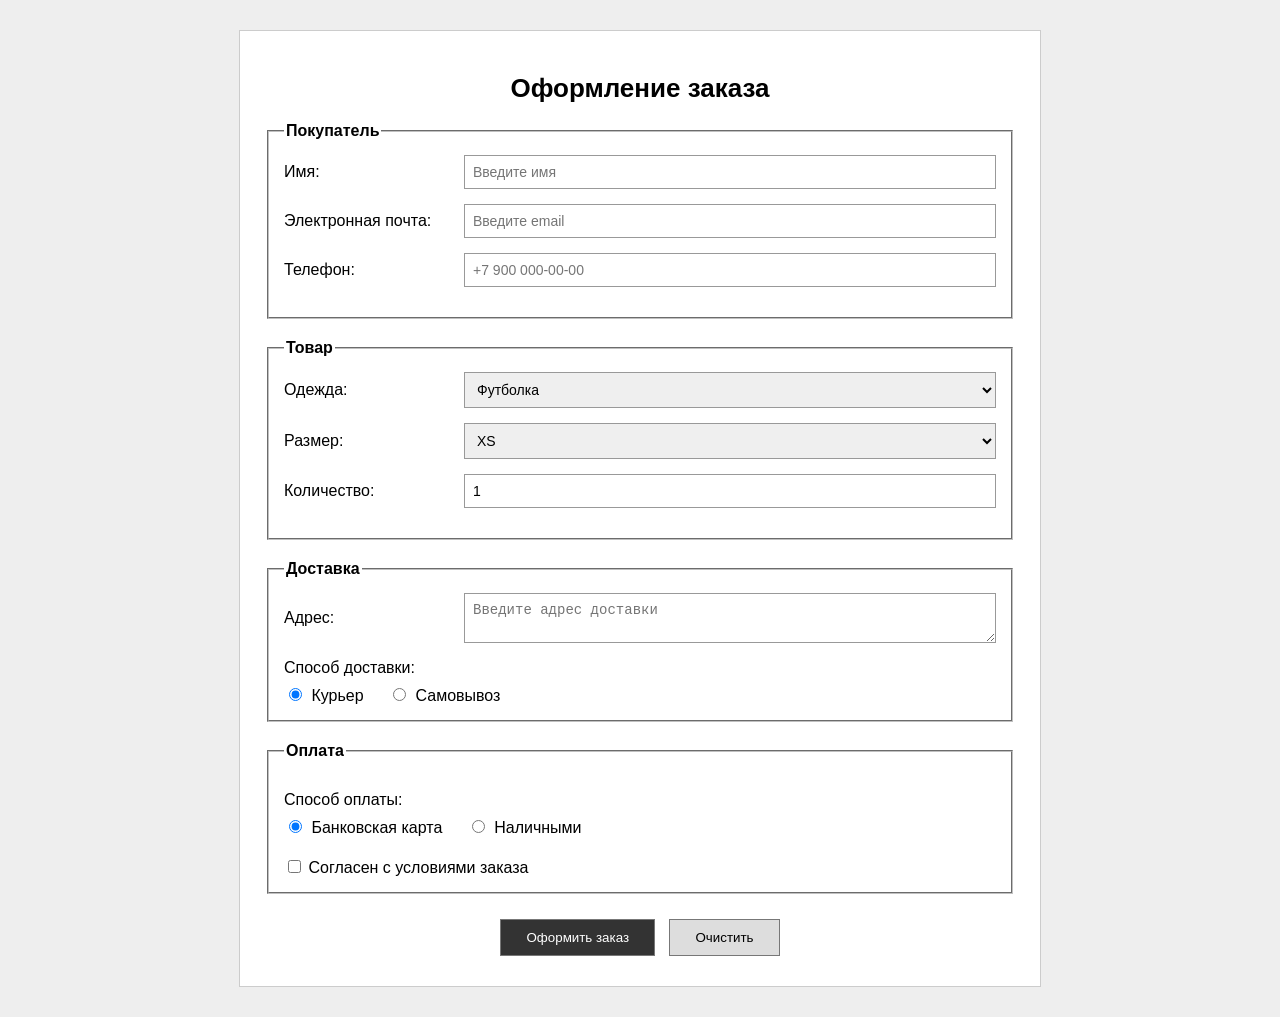
<file: Labs/Lab3/задание 3/index.html>
<!DOCTYPE html>
<html lang="ru">
<head>
    <meta charset="UTF-8">
    <meta name="viewport" content="width=device-width, initial-scale=1.0">
    <title>Заказ одежды</title>
    <link rel="stylesheet" href="style.css">
</head>
<body>

<div class="form-container">

    <h1>Оформление заказа</h1>

    <form>

        <fieldset>
            <legend>Покупатель</legend>

            <div class="field">
                <label for="name">Имя:</label>
                <input type="text" id="name" placeholder="Введите имя">
            </div>

            <div class="field">
                <label for="email">Электронная почта:</label>
                <input type="email" id="email" placeholder="Введите email">
            </div>

            <div class="field">
                <label for="phone">Телефон:</label>
                <input type="tel" id="phone" placeholder="+7 900 000-00-00">
            </div>

        </fieldset>


        <fieldset>
            <legend>Товар</legend>

            <div class="field">
                <label for="clothes">Одежда:</label>

                <select id="clothes">
                    <option>Футболка</option>
                    <option>Худи</option>
                    <option>Джинсы</option>
                    <option>Куртка</option>
                </select>
            </div>

            <div class="field">
                <label for="size">Размер:</label>

                <select id="size">
                    <option>XS</option>
                    <option>S</option>
                    <option>M</option>
                    <option>L</option>
                    <option>XL</option>
                </select>
            </div>

            <div class="field">
                <label for="quantity">Количество:</label>

                <input type="number" id="quantity" min="1" max="10" value="1">
            </div>

        </fieldset>


        <fieldset>
            <legend>Доставка</legend>

            <div class="field">
                <label for="address">Адрес:</label>

                <textarea id="address" placeholder="Введите адрес доставки"></textarea>
            </div>

            <div class="choice">
                <p>Способ доставки:</p>

                <label>
                    <input type="radio" name="delivery" value="courier" checked>
                    Курьер
                </label>

                <label>
                    <input type="radio" name="delivery" value="pickup">
                    Самовывоз
                </label>
            </div>

        </fieldset>


        <fieldset>
            <legend>Оплата</legend>

            <div class="choice">
                <p>Способ оплаты:</p>

                <label>
                    <input type="radio" name="payment" value="card" checked>
                    Банковская карта
                </label>

                <label>
                    <input type="radio" name="payment" value="cash">
                    Наличными
                </label>
            </div>

            <div class="agreement">
                <input type="checkbox" id="agree">
                <label for="agree">Согласен с условиями заказа</label>
            </div>

        </fieldset>


        <div class="buttons">
            <button type="submit">Оформить заказ</button>
            <button type="reset">Очистить</button>
        </div>

    </form>

</div>

</body>
</html>
</file>
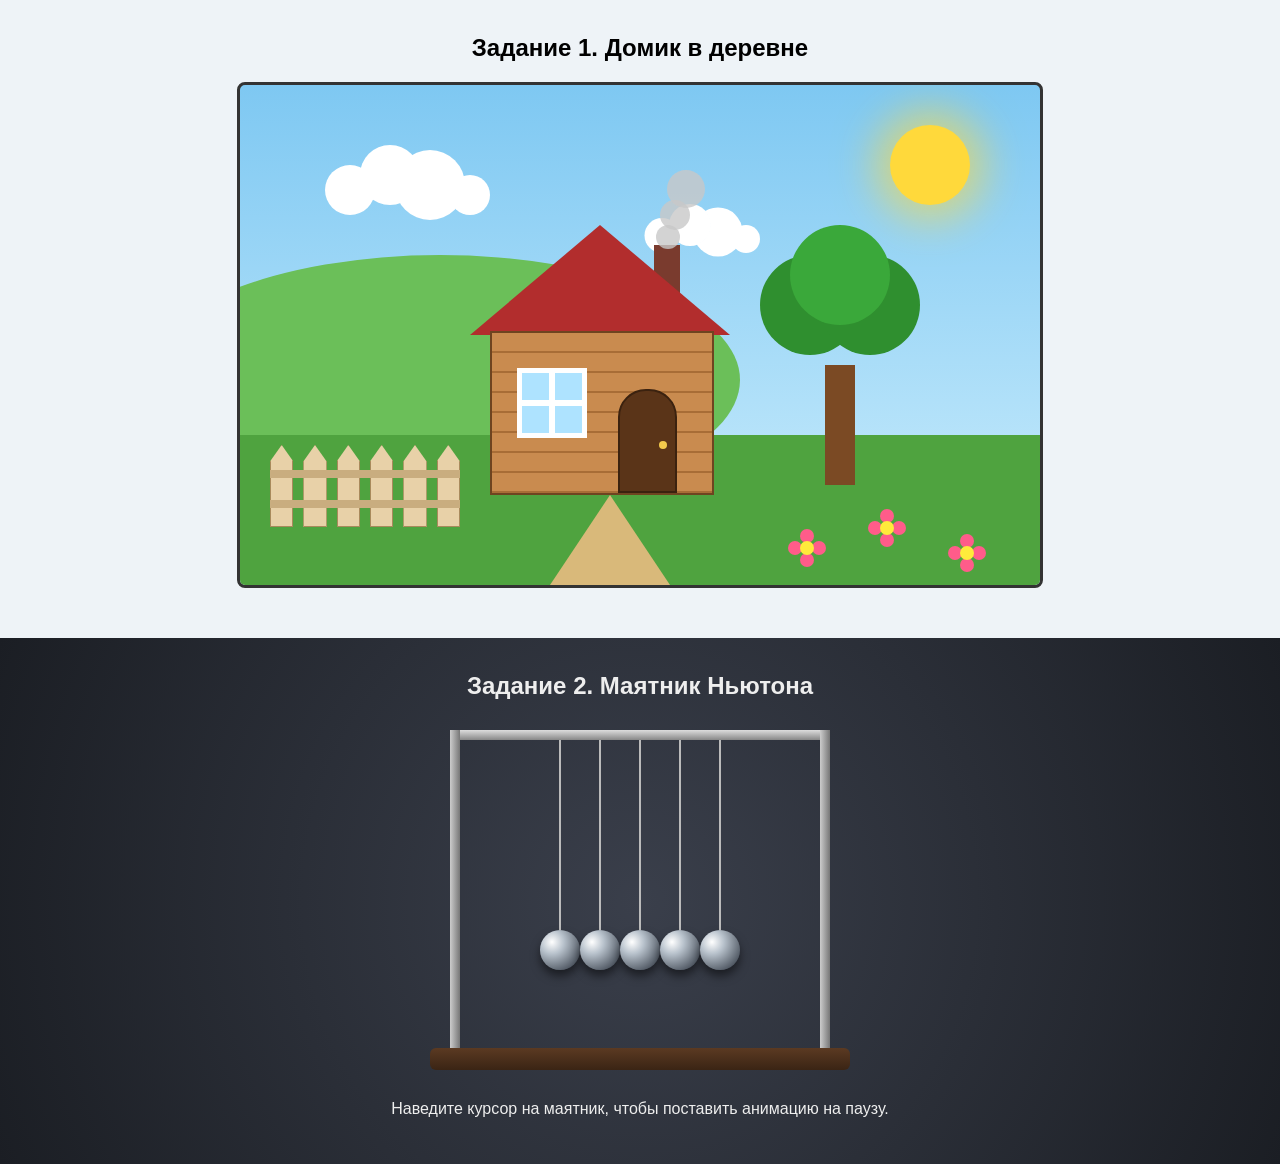
<file: Labs/Lab4/Лаб4/index.html>
<!DOCTYPE html>
<html lang="ru">
<head>
  <meta charset="UTF-8">
  <title>Лабораторная работа 9</title>
  <link rel="stylesheet" href="style.css">
</head>
<body>
<section class="task1">
  <h1>Задание 1. Домик в деревне</h1>
  <div class="scene">
    <div class="sun"></div>
    <div class="cloud c1"></div>
    <div class="cloud c2"></div>

    <div class="hill"></div>
    <div class="ground"></div>

    <div class="house">
      <div class="roof"></div>
      <div class="chimney"></div>
      <div class="smoke s1"></div>
      <div class="smoke s2"></div>
      <div class="smoke s3"></div>
      <div class="walls">
        <div class="window">
          <div class="frame-v"></div>
          <div class="frame-h"></div>
        </div>
        <div class="door">
          <div class="handle"></div>
        </div>
      </div>
    </div>

    <div class="tree">
      <div class="trunk"></div>
      <div class="crown cr1"></div>
      <div class="crown cr2"></div>
      <div class="crown cr3"></div>
    </div>

    <div class="fence">
      <div class="plank"></div><div class="plank"></div><div class="plank"></div>
      <div class="plank"></div><div class="plank"></div><div class="plank"></div>
      <div class="rail r1"></div>
      <div class="rail r2"></div>
    </div>

    <div class="path"></div>
    <div class="flower f1"></div>
    <div class="flower f2"></div>
    <div class="flower f3"></div>
  </div>
</section>

<section class="task2">
  <h1>Задание 2. Маятник Ньютона</h1>
  <div class="cradle">
    <div class="bar"></div>
    <div class="post left"></div>
    <div class="post right"></div>
    <div class="base"></div>

    <div class="balls">
      <div class="pendulum first"><div class="string"></div><div class="ball"></div></div>
      <div class="pendulum"><div class="string"></div><div class="ball"></div></div>
      <div class="pendulum"><div class="string"></div><div class="ball"></div></div>
      <div class="pendulum"><div class="string"></div><div class="ball"></div></div>
      <div class="pendulum last"><div class="string"></div><div class="ball"></div></div>
    </div>
  </div>
  <p>Наведите курсор на маятник, чтобы поставить анимацию на паузу.</p>
</section>
</body>
</html>
</file>
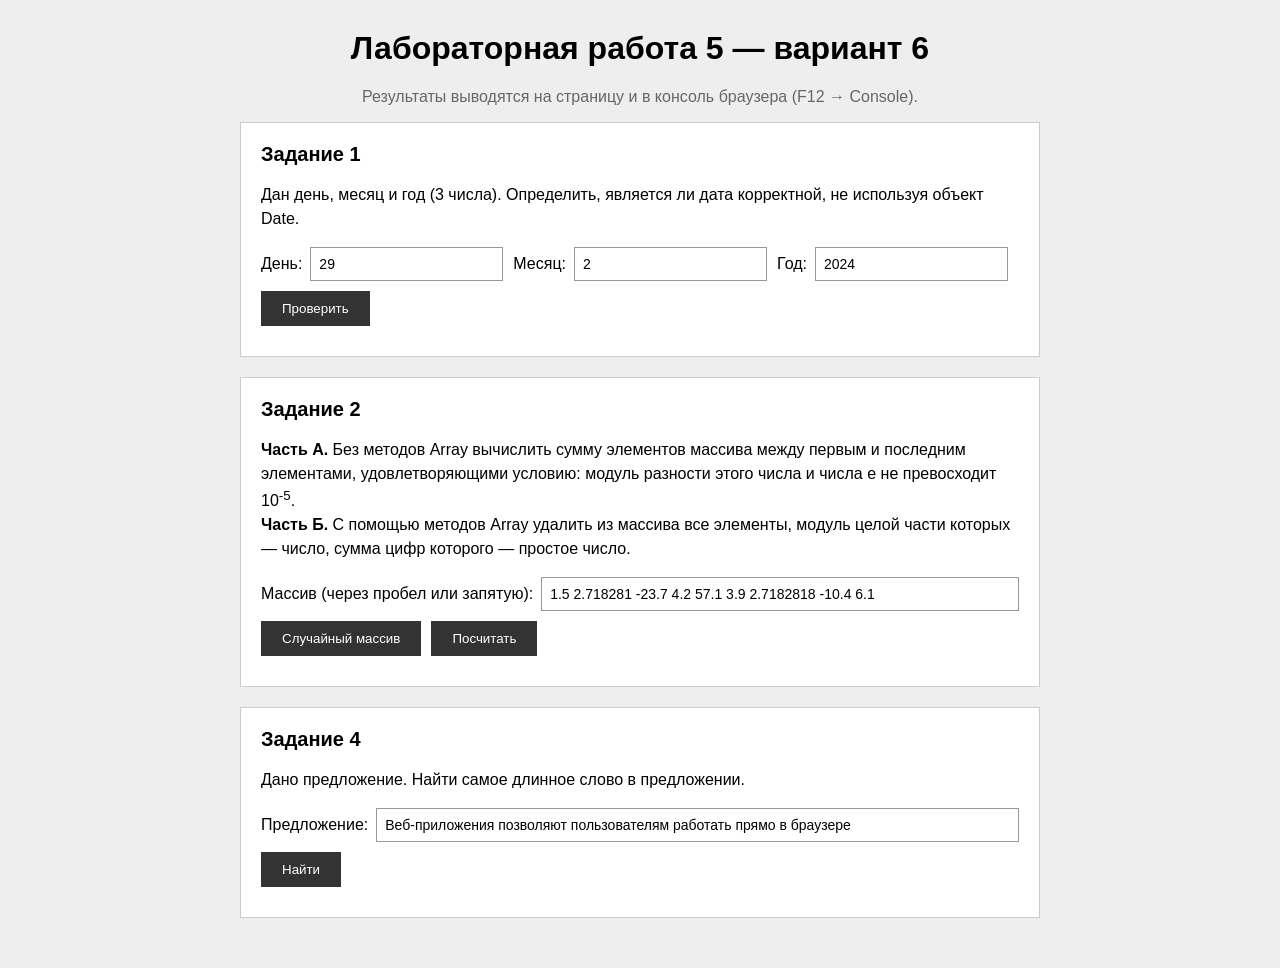
<file: Labs/Lab5/Лаб5/index.html>
<!DOCTYPE html>
<html lang="ru">
<head>
    <meta charset="UTF-8">
    <meta name="viewport" content="width=device-width, initial-scale=1.0">
    <title>Лабораторная работа 5 — вариант 6</title>
    <link rel="stylesheet" href="style.css">
</head>
<body>

<div class="container">

    <h1>Лабораторная работа 5 — вариант 6</h1>
    <p class="hint">Результаты выводятся на страницу и в консоль браузера (F12 → Console).</p>

    <!-- ========== ЗАДАНИЕ 1 ========== -->
    <section class="task">
        <h2>Задание 1</h2>
        <p class="cond">Дан день, месяц и год (3 числа). Определить, является ли дата корректной,
            не используя объект Date.</p>

        <div class="row">
            <label>День: <input type="number" id="day" value="29"></label>
            <label>Месяц: <input type="number" id="month" value="2"></label>
            <label>Год: <input type="number" id="year" value="2024"></label>
            <button id="btn1">Проверить</button>
        </div>
        <pre class="out" id="out1"></pre>
    </section>

    <!-- ========== ЗАДАНИЕ 2 ========== -->
    <section class="task">
        <h2>Задание 2</h2>
        <p class="cond"><b>Часть А.</b> Без методов Array вычислить сумму элементов массива
            между первым и последним элементами, удовлетворяющими условию:
            модуль разности этого числа и числа e не превосходит 10<sup>-5</sup>.<br>
            <b>Часть Б.</b> С помощью методов Array удалить из массива все элементы,
            модуль целой части которых — число, сумма цифр которого — простое число.</p>

        <div class="row">
            <label class="wide">Массив (через пробел или запятую):
                <input type="text" id="arr" value="1.5 2.718281 -23.7 4.2 57.1 3.9 2.7182818 -10.4 6.1">
            </label>
        </div>
        <div class="row">
            <button id="btnRand">Случайный массив</button>
            <button id="btn2">Посчитать</button>
        </div>
        <pre class="out" id="out2"></pre>
    </section>

    <!-- ========== ЗАДАНИЕ 4 ========== -->
    <section class="task">
        <h2>Задание 4</h2>
        <p class="cond">Дано предложение. Найти самое длинное слово в предложении.</p>

        <div class="row">
            <label class="wide">Предложение:
                <input type="text" id="sentence" value="Веб-приложения позволяют пользователям работать прямо в браузере">
            </label>
        </div>
        <div class="row">
            <button id="btn4">Найти</button>
        </div>
        <pre class="out" id="out4"></pre>
    </section>

</div>

<script src="script.js"></script>
</body>
</html>
</file>
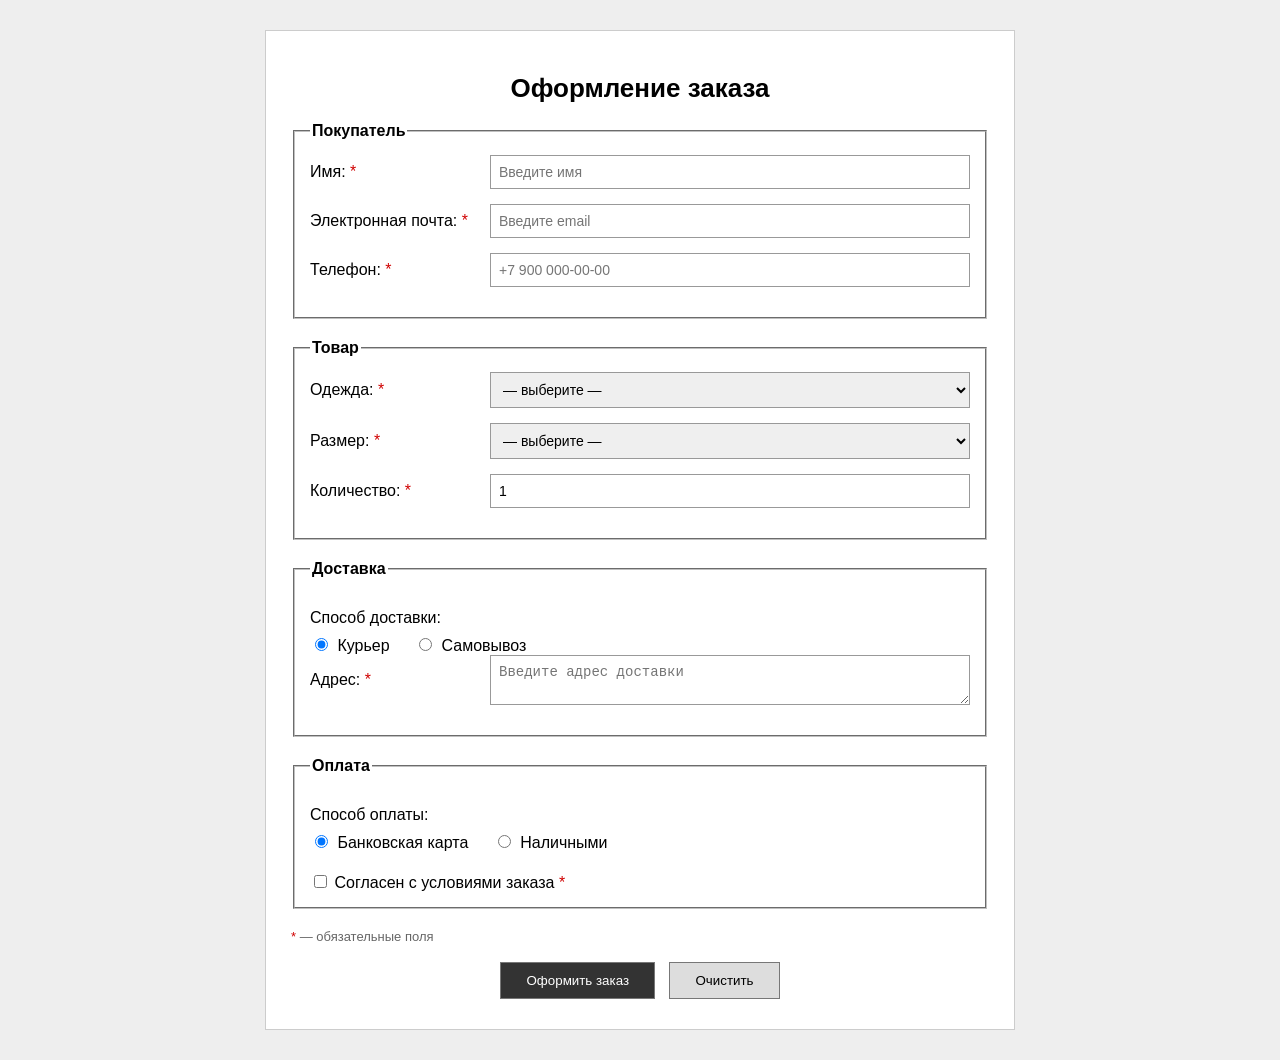
<file: Labs/Lab6/Лаб6/index.html>
<!DOCTYPE html>
<html lang="ru">
<head>
    <meta charset="UTF-8">
    <meta name="viewport" content="width=device-width, initial-scale=1.0">
    <title>Заказ одежды</title>
    <link rel="stylesheet" href="style.css">
</head>
<body>

<div class="form-container">

    <h1>Оформление заказа</h1>

    <!-- novalidate: проверку делаем сами на JavaScript -->
    <form id="orderForm" novalidate>

        <fieldset>
            <legend>Покупатель</legend>

            <div class="field">
                <label for="name">Имя: <span class="req">*</span></label>
                <input type="text" id="name" name="name" placeholder="Введите имя">
            </div>
            <div class="error" id="name-error"></div>

            <div class="field">
                <label for="email">Электронная почта: <span class="req">*</span></label>
                <input type="email" id="email" name="email" placeholder="Введите email">
            </div>
            <div class="error" id="email-error"></div>

            <div class="field">
                <label for="phone">Телефон: <span class="req">*</span></label>
                <input type="tel" id="phone" name="phone" placeholder="+7 900 000-00-00">
            </div>
            <div class="error" id="phone-error"></div>

        </fieldset>


        <fieldset>
            <legend>Товар</legend>

            <div class="field">
                <label for="clothes">Одежда: <span class="req">*</span></label>
                <select id="clothes" name="clothes">
                    <option value="">— выберите —</option>
                    <option>Футболка</option>
                    <option>Худи</option>
                    <option>Джинсы</option>
                    <option>Куртка</option>
                </select>
            </div>
            <div class="error" id="clothes-error"></div>

            <div class="field">
                <label for="size">Размер: <span class="req">*</span></label>
                <select id="size" name="size">
                    <option value="">— выберите —</option>
                    <option>XS</option>
                    <option>S</option>
                    <option>M</option>
                    <option>L</option>
                    <option>XL</option>
                </select>
            </div>
            <div class="error" id="size-error"></div>

            <div class="field">
                <label for="quantity">Количество: <span class="req">*</span></label>
                <input type="number" id="quantity" name="quantity" min="1" max="10" value="1">
            </div>
            <div class="error" id="quantity-error"></div>

        </fieldset>


        <fieldset>
            <legend>Доставка</legend>

            <div class="choice">
                <p>Способ доставки:</p>

                <label>
                    <input type="radio" name="delivery" value="Курьер" checked>
                    Курьер
                </label>

                <label>
                    <input type="radio" name="delivery" value="Самовывоз">
                    Самовывоз
                </label>
            </div>

            <div class="field">
                <label for="address">Адрес: <span class="req">*</span></label>
                <textarea id="address" name="address" placeholder="Введите адрес доставки"></textarea>
            </div>
            <div class="error" id="address-error"></div>

        </fieldset>


        <fieldset>
            <legend>Оплата</legend>

            <div class="choice">
                <p>Способ оплаты:</p>

                <label>
                    <input type="radio" name="payment" value="Банковская карта" checked>
                    Банковская карта
                </label>

                <label>
                    <input type="radio" name="payment" value="Наличными">
                    Наличными
                </label>
            </div>

            <div class="agreement">
                <input type="checkbox" id="agree" name="agree">
                <label for="agree">Согласен с условиями заказа <span class="req">*</span></label>
            </div>
            <div class="error" id="agree-error"></div>

        </fieldset>

        <p class="note"><span class="req">*</span> — обязательные поля</p>

        <div class="buttons">
            <button type="submit">Оформить заказ</button>
            <button type="reset">Очистить</button>
        </div>

    </form>

    <!-- Сюда выводятся данные после успешной отправки -->
    <div id="result" class="result hidden"></div>

</div>

<script src="script.js"></script>
</body>
</html>
</file>
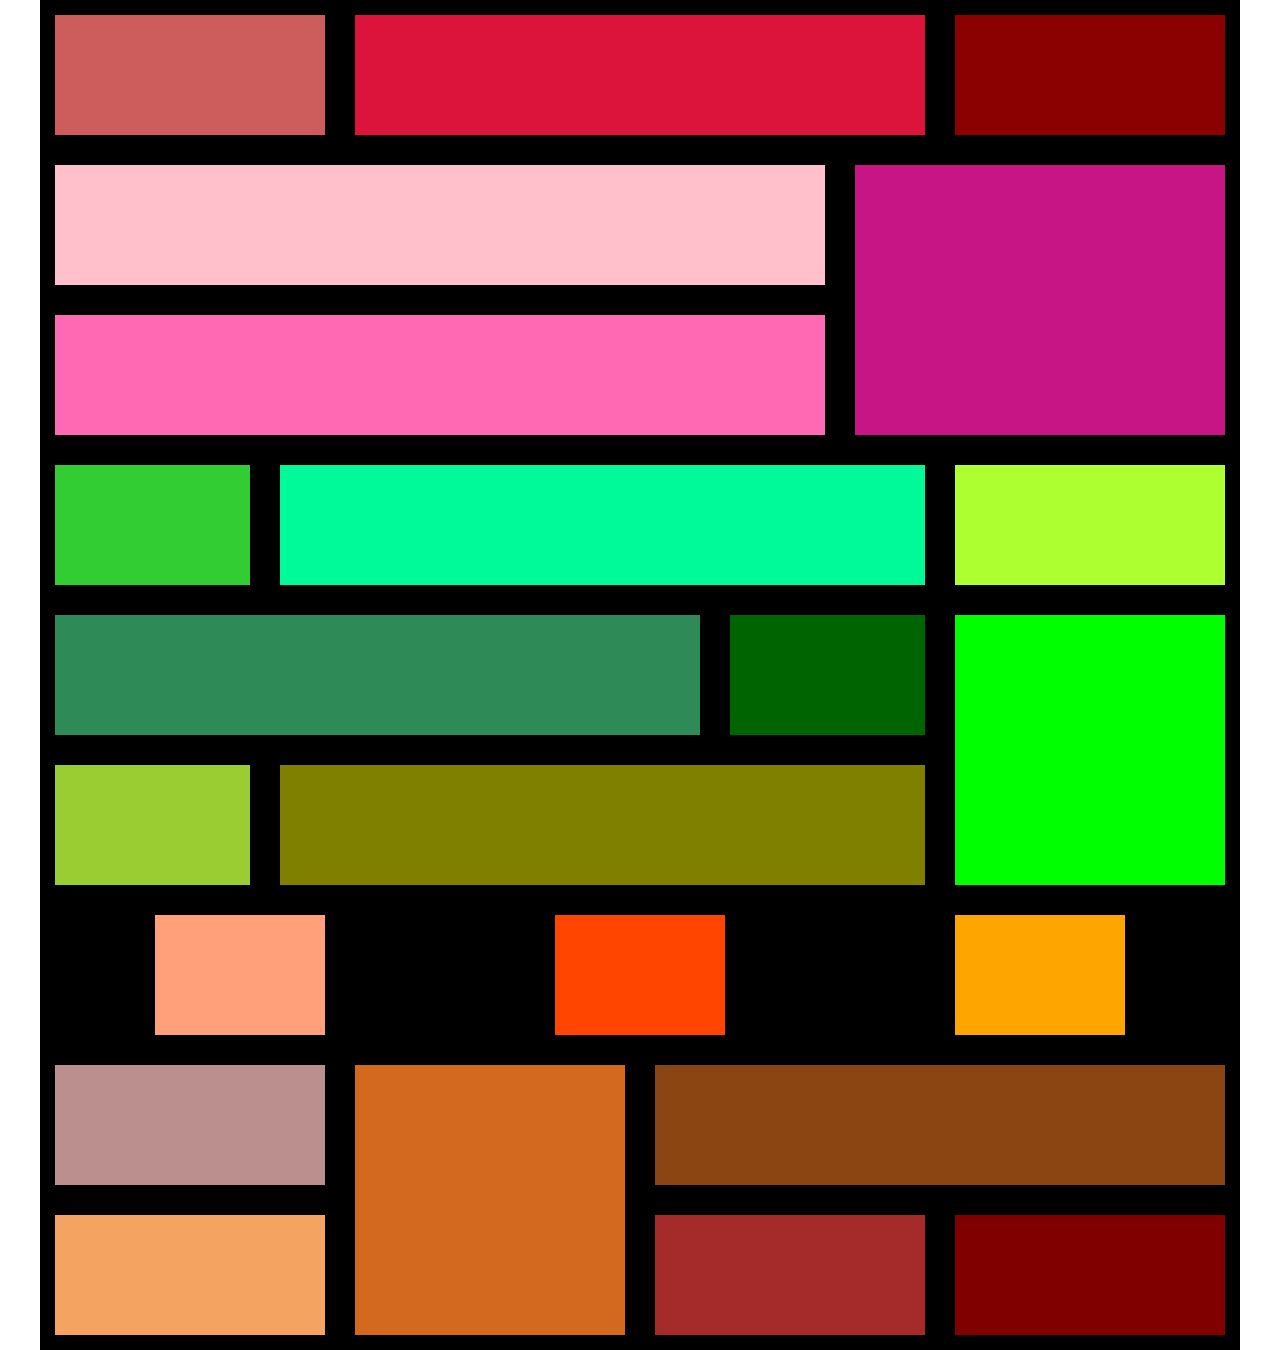
<file: Labs/Lab2/лаб 2/задание 2/index 2.html>
<!DOCTYPE html>
<html lang="ru">
<head>
    <meta charset="UTF-8">
    <meta name="viewport" content="width=device-width, initial-scale=1.0">
    <title>FlexBox — Вариант 15</title>
    <link rel="stylesheet" href="style.css">
</head>

<body>

<!-- Вариант 15: блоки 0 - 4 - 1 - 2 - 3 -->

<div class="container">

    <!-- БЛОК 1 (вариант 0) -->
    <div class="section section-1">
        <div class="cell red-light"></div>
        <div class="cell red"></div>
        <div class="cell red-dark"></div>
    </div>


    <!-- БЛОК 2 (вариант 4) -->
    <div class="section section-2">

        <div class="pink-left">
            <div class="cell pink-light"></div>
            <div class="cell pink"></div>
        </div>

        <div class="cell pink-dark"></div>

    </div>


    <!-- БЛОК 3 (вариант 1) -->
    <div class="section section-3">

        <div class="green-left">
            <div class="green-row">
                <div class="cell narrow lime-green"></div>
                <div class="cell wide spring-green"></div>
            </div>
            <div class="green-row">
                <div class="cell wide sea-green"></div>
                <div class="cell narrow dark-green"></div>
            </div>
            <div class="green-row">
                <div class="cell narrow yellow-green"></div>
                <div class="cell wide olive"></div>
            </div>
        </div>

        <div class="green-right">
            <div class="cell green-yellow"></div>
            <div class="cell green-bright"></div>
        </div>

    </div>


    <!-- БЛОК 4 (вариант 2) -->
    <div class="section section-4">
        <div class="cell orange-light"></div>
        <div class="cell orange-red"></div>
        <div class="cell orange"></div>
    </div>


    <!-- БЛОК 5 (вариант 3) -->
    <div class="section section-5">

        <div class="brown-left">
            <div class="cell brown-light"></div>
            <div class="cell sand"></div>
        </div>

        <div class="cell brown-orange"></div>

        <div class="brown-right">
            <div class="cell brown"></div>
            <div class="brown-bottom">
                <div class="cell brown-red"></div>
                <div class="cell dark-brown"></div>
            </div>
        </div>

    </div>

</div>

</body>
</html>
</file>
<file: Labs/Lab3/задание 3/style.css>
{
    box-sizing: border-box;
}

body {
    margin: 0;
    padding: 30px;
    font-family: Arial, sans-serif;
    background-color: #eeeeee;
}

.form-container {
    max-width: 750px;
    margin: auto;
    padding: 25px;
    background-color: white;
    border: 1px solid #cccccc;
}

h1 {
    text-align: center;
    font-size: 26px;
}

fieldset {
    margin-bottom: 20px;
    padding: 15px;
}

legend {
    font-weight: bold;
}

.field {
    display: flex;
    align-items: center;
    margin-bottom: 15px;
}

.field label {
    width: 180px;
}

.field input,
.field select,
.field textarea {
    flex: 1;
    padding: 8px;
    font-size: 14px;
    border: 1px solid #999999;
}

.field textarea {
    resize: vertical;
}

.choice p {
    margin-bottom: 8px;
}

.choice label {
    margin-right: 20px;
}

.choice input {
    margin-right: 5px;
}

.agreement {
    margin-top: 20px;
}

.buttons {
    text-align: center;
}

button {
    padding: 10px 25px;
    margin: 5px;
    border: 1px solid #777777;
    background-color: #dddddd;
    cursor: pointer;
}

button[type="submit"] {
    background-color: #333333;
    color: white;
}


/* МОБИЛЬНАЯ ВЕРСИЯ */

@media (max-width: 600px) {

    body {
        padding: 10px;
        background-color: white;
    }

    .form-container {
        padding: 10px;
        border: none;
    }

    h1 {
        font-size: 22px;
    }

    fieldset {
        padding: 10px;
    }

    /* На телефоне label полей скрываются */
    .field {
        display: block;
    }

    .field label {
        display: none;
    }

    .field input,
    .field select,
    .field textarea {
        width: 100%;
        margin-bottom: 10px;
    }

    /* На телефоне поля становятся выше */
    .field input,
    .field select {
        padding: 12px;
    }

    .choice label {
        display: block;
        margin-bottom: 10px;
    }

    .buttons button {
        width: 100%;
        margin: 5px 0;
    }
}
</file>
<file: Labs/Lab4/Лаб4/style.css>
body {
  margin: 0;
  font-family: Arial, sans-serif;
  background: #eef3f7;
  text-align: center;
}
h1 { margin: 24px 0 8px; }
section { padding: 10px 16px 30px; }
.task2 {
  background: radial-gradient(circle, #3a3f4b, #1b1e24);
  color: #eee;
}

/* ===== Задание 1: Домик в деревне ===== */

.scene {
  position: relative;
  width: 800px;
  height: 500px;
  margin: 20px auto;
  overflow: hidden;
  border: 3px solid #333;
  border-radius: 8px;
  background: linear-gradient(#7ec8f2, #cdeefd);
}

/* Солнце */
.sun {
  position: absolute;
  top: 40px;
  right: 70px;
  width: 80px;
  height: 80px;
  border-radius: 50%;
  background: #ffd93b;
  box-shadow: 0 0 40px 15px rgba(255, 217, 59, 0.6);
}

/* Облака: один круг + тени-круги */
.cloud {
  position: absolute;
  width: 60px;
  height: 60px;
  border-radius: 50%;
  background: #fff;
  box-shadow: 40px 10px 0 5px #fff, -40px 15px 0 -5px #fff, 80px 20px 0 -10px #fff;
}
.c1 { top: 60px; left: 120px; }
.c2 { top: 110px; left: 420px; transform: scale(0.7); }

/* Холм и земля */
.hill {
  position: absolute;
  bottom: 80px;
  left: -100px;
  width: 600px;
  height: 250px;
  border-radius: 50%;
  background: #6bbf59;
}
.ground {
  position: absolute;
  bottom: 0;
  width: 100%;
  height: 150px;
  background: #4fa33f;
}

/* Дом */
.house {
  position: absolute;
  left: 230px;
  bottom: 90px;
  width: 260px;
  height: 270px;
  z-index: 1;
}
.walls {
  position: absolute;
  bottom: 0;
  left: 20px;
  width: 220px;
  height: 160px;
  background: repeating-linear-gradient(#c98b4f 0 18px, #a86d36 18px 20px);
  border: 2px solid #6e4420;
}
.roof {
  position: absolute;
  top: 0;
  left: 0;
  width: 0;
  height: 0;
  border-left: 130px solid transparent;
  border-right: 130px solid transparent;
  border-bottom: 110px solid #b22d2d;
}
.chimney {
  position: absolute;
  top: 20px;
  right: 50px;
  width: 26px;
  height: 55px;
  background: #7a3b2e;
  z-index: -1;
}
.smoke {
  position: absolute;
  border-radius: 50%;
  background: rgba(200, 200, 200, 0.8);
}
.s1 { top: 0;    right: 50px; width: 24px; height: 24px; }
.s2 { top: -25px; right: 40px; width: 30px; height: 30px; }
.s3 { top: -55px; right: 25px; width: 38px; height: 38px; }

.window {
  position: absolute;
  top: 35px;
  left: 25px;
  width: 60px;
  height: 60px;
  background: #aee3ff;
  border: 5px solid #fff;
}
.frame-v, .frame-h {
  position: absolute;
  background: #fff;
}
.frame-v { left: 27px; top: 0; width: 6px; height: 100%; }
.frame-h { top: 27px; left: 0; height: 6px; width: 100%; }

.door {
  position: absolute;
  bottom: 0;
  right: 35px;
  width: 55px;
  height: 100px;
  background: #5a3418;
  border-radius: 28px 28px 0 0;
  border: 2px solid #3b220f;
}
.handle {
  position: absolute;
  top: 50px;
  right: 8px;
  width: 8px;
  height: 8px;
  border-radius: 50%;
  background: #f2c94c;
}

/* Дерево */
.tree {
  position: absolute;
  right: 120px;
  bottom: 100px;
  width: 160px;
  height: 260px;
}
.trunk {
  position: absolute;
  bottom: 0;
  left: 65px;
  width: 30px;
  height: 120px;
  background: #7b4a24;
}
.crown {
  position: absolute;
  border-radius: 50%;
  background: #2f8f2f;
}
.cr1 { top: 30px; left: 0;   width: 100px; height: 100px; }
.cr2 { top: 30px; left: 60px; width: 100px; height: 100px; }
.cr3 { top: 0;    left: 30px; width: 100px; height: 100px; background: #3aa83a; }

/* Забор */
.fence {
  position: absolute;
  left: 30px;
  bottom: 60px;
  width: 190px;
  height: 80px;
  display: flex;
  gap: 10px;
}
.plank {
  width: 22px;
  height: 80px;
  background: #e8d1a8;
  border: 1px solid #a88a5c;
  clip-path: polygon(50% 0, 100% 20%, 100% 100%, 0 100%, 0 20%);
}
.rail {
  position: absolute;
  left: 0;
  width: 100%;
  height: 8px;
  background: #c9ad7f;
}
.r1 { top: 25px; }
.r2 { top: 55px; }

/* Тропинка */
.path {
  position: absolute;
  bottom: 0;
  left: 330px;
  width: 0;
  height: 0;
  border-left: 40px solid transparent;
  border-right: 40px solid transparent;
  border-bottom: 90px solid #d9b97a;
  transform: scaleX(1.5);
}

/* Цветы */
.flower {
  position: absolute;
  width: 14px;
  height: 14px;
  border-radius: 50%;
  background: #ffeb3b;
  box-shadow: 0 -12px 0 #ff5c8a, 0 12px 0 #ff5c8a, 12px 0 0 #ff5c8a, -12px 0 0 #ff5c8a;
}
.f1 { bottom: 30px; left: 560px; }
.f2 { bottom: 50px; left: 640px; }
.f3 { bottom: 25px; left: 720px; }

/* ===== Задание 2: Маятник Ньютона ===== */

.cradle {
  position: relative;
  width: 420px;
  height: 340px;
  margin: 30px auto;
}

/* Рама */
.bar {
  position: absolute;
  top: 0;
  left: 20px;
  width: 380px;
  height: 10px;
  border-radius: 5px;
  background: linear-gradient(#ddd, #888);
}
.post {
  position: absolute;
  top: 0;
  width: 10px;
  height: 320px;
  background: linear-gradient(90deg, #ccc, #777);
}
.post.left { left: 20px; }
.post.right { right: 20px; }
.base {
  position: absolute;
  bottom: 0;
  left: 0;
  width: 420px;
  height: 22px;
  border-radius: 6px;
  background: linear-gradient(#5b3a22, #3a2414);
}

/* Шары */
.balls {
  position: absolute;
  top: 10px;
  left: 110px;
  display: flex;
}
.pendulum {
  position: relative;
  width: 40px;
  height: 230px;
  transform-origin: 50% 0;   /* точка подвеса — сверху */
}
.string {
  position: absolute;
  left: 19px;
  top: 0;
  width: 2px;
  height: 190px;
  background: #bbb;
}
.ball {
  position: absolute;
  bottom: 0;
  left: 0;
  width: 40px;
  height: 40px;
  border-radius: 50%;
  background: radial-gradient(circle at 30% 30%, #fff, #b8c2cc 30%, #4d5560 80%);
  box-shadow: 0 6px 10px rgba(0, 0, 0, 0.5);
  transition: transform 0.3s;
}
.ball:hover {
  transform: scale(1.1);
}

/* Анимация крайних шаров: один полный цикл = 2s.
   Первая половина — летит левый, вторая — правый. */
.first {
  animation: swing-left 2s ease-in-out infinite;
}
.last {
  animation: swing-right 2s ease-in-out infinite;
}

@keyframes swing-left {
  0%   { transform: rotate(0deg);  animation-timing-function: ease-out; }
  25%  { transform: rotate(28deg); animation-timing-function: ease-in; }
  50%  { transform: rotate(0deg); }
  100% { transform: rotate(0deg); }
}

@keyframes swing-right {
  0%   { transform: rotate(0deg); }
  50%  { transform: rotate(0deg);   animation-timing-function: ease-out; }
  75%  { transform: rotate(-28deg); animation-timing-function: ease-in; }
  100% { transform: rotate(0deg); }
}

/* Пауза при наведении */
.cradle:hover .pendulum {
  animation-play-state: paused;
}
</file>
<file: Labs/Lab5/Лаб5/style.css>
* {
    box-sizing: border-box;
}

body {
    margin: 0;
    padding: 30px;
    font-family: Arial, sans-serif;
    background-color: #eeeeee;
}

.container {
    max-width: 800px;
    margin: auto;
}

h1 {
    text-align: center;
    margin-top: 0;
}

.hint {
    text-align: center;
    color: #666666;
}

.task {
    margin-bottom: 20px;
    padding: 20px;
    background-color: #ffffff;
    border: 1px solid #cccccc;
}

.task h2 {
    margin-top: 0;
    font-size: 20px;
}

.cond {
    line-height: 1.5;
}

.row {
    display: flex;
    flex-wrap: wrap;
    align-items: center;
    gap: 10px;
    margin-bottom: 10px;
}

.row label {
    display: flex;
    align-items: center;
    gap: 8px;
}

.row label.wide {
    flex: 1;
    flex-wrap: wrap;
}

.row label.wide input {
    flex: 1;
    min-width: 200px;
}

input {
    padding: 8px;
    font-size: 14px;
    border: 1px solid #999999;
}

button {
    padding: 9px 20px;
    border: 1px solid #333333;
    background-color: #333333;
    color: #ffffff;
    cursor: pointer;
}

button:hover {
    background-color: #555555;
}

.out {
    min-height: 20px;
    margin: 10px 0 0;
    padding: 10px;
    background-color: #f7f7f7;
    border-left: 4px solid #333333;
    white-space: pre-wrap;
    font-family: Consolas, monospace;
    font-size: 14px;
}

.out:empty {
    display: none;
}

@media (max-width: 600px) {
    body {
        padding: 10px;
    }

    .row label {
        width: 100%;
    }

    .row label input {
        flex: 1;
    }
}
</file>
<file: Labs/Lab6/Лаб6/style.css>
* {
    box-sizing: border-box;
}

body {
    margin: 0;
    padding: 30px;
    font-family: Arial, sans-serif;
    background-color: #eeeeee;
}

.form-container {
    max-width: 750px;
    margin: auto;
    padding: 25px;
    background-color: white;
    border: 1px solid #cccccc;
}

h1 {
    text-align: center;
    font-size: 26px;
}

fieldset {
    margin-bottom: 20px;
    padding: 15px;
}

legend {
    font-weight: bold;
}

.field {
    display: flex;
    align-items: center;
    margin-bottom: 15px;
}

.field label {
    width: 180px;
}

.field input,
.field select,
.field textarea {
    flex: 1;
    padding: 8px;
    font-size: 14px;
    border: 1px solid #999999;
}

.field textarea {
    resize: vertical;
}

.choice p {
    margin-bottom: 8px;
}

.choice label {
    margin-right: 20px;
}

.choice input {
    margin-right: 5px;
}

.agreement {
    margin-top: 20px;
}

.buttons {
    text-align: center;
}

button {
    padding: 10px 25px;
    margin: 5px;
    border: 1px solid #777777;
    background-color: #dddddd;
    cursor: pointer;
}

button[type="submit"] {
    background-color: #333333;
    color: white;
}


/* МОБИЛЬНАЯ ВЕРСИЯ */

@media (max-width: 600px) {

    body {
        padding: 10px;
        background-color: white;
    }

    .form-container {
        padding: 10px;
        border: none;
    }

    h1 {
        font-size: 22px;
    }

    fieldset {
        padding: 10px;
    }

    /* На телефоне label полей скрываются */
    .field {
        display: block;
    }

    .field label {
        display: none;
    }

    .field input,
    .field select,
    .field textarea {
        width: 100%;
        margin-bottom: 10px;
    }

    /* На телефоне поля становятся выше */
    .field input,
    .field select {
        padding: 12px;
    }

    .choice label {
        display: block;
        margin-bottom: 10px;
    }

    .buttons button {
        width: 100%;
        margin: 5px 0;
    }
}

/* ===== Лабораторная 6: ошибки и результат ===== */

.req {
    color: #d00000;
}

.note {
    font-size: 13px;
    color: #666666;
}

.error {
    color: #d00000;
    font-size: 13px;
    margin: -10px 0 12px 180px;
}

.error:empty {
    display: none;
}

.invalid {
    border-color: #d00000 !important;
    background-color: #fff0f0;
}

.result {
    margin-top: 25px;
    padding: 15px;
    border: 2px solid #2e8b57;
    background-color: #f0fff4;
}

.result h2 {
    margin-top: 0;
    color: #2e8b57;
    font-size: 20px;
}

.result table {
    width: 100%;
    border-collapse: collapse;
}

.result td {
    padding: 6px 8px;
    border-bottom: 1px solid #cccccc;
}

.result td:first-child {
    width: 180px;
    font-weight: bold;
}

.hidden {
    display: none;
}

@media (max-width: 600px) {

    .error {
        margin: -5px 0 12px 0;
    }

    .result td:first-child {
        width: auto;
    }
}
</file>
<file: Labs/Lab2/лаб 2/задание 2/style.css>
* {
    box-sizing: border-box;
}

html,
body {
    margin: 0;
    padding: 0;
}

body {
    background: #ffffff;
    font-family: Arial, sans-serif;
}


/* =====================================================
   ОБЩИЕ НАСТРОЙКИ
   Сетка 12 колонок, высота ячейки 150px.
   Пробелы между блоками как в макете:
   фон контейнера чёрный, у каждой ячейки
   чёрная рамка 15px → между блоками 30px.
   ===================================================== */

.container {
    width: 1200px;
    max-width: 100%;
    margin: 0 auto;

    display: flex;
    flex-direction: column;

    background: #000000;
}

.section {
    width: 100%;
    display: flex;
}

.cell {
    height: 150px;
    border: 15px solid #000000;
}


/* =====================================================
   БЛОК 1 — вариант 0: 3 + 6 + 3
   ===================================================== */

.section-1 .red-light { width: 25%; background: #CD5C5C; }
.section-1 .red       { width: 50%; background: #DC143C; }
.section-1 .red-dark  { width: 25%; background: #8B0000; }


/* =====================================================
   БЛОК 2 — вариант 4:
   слева 8 колонок в два ряда, справа 4 колонки высотой 2
   ===================================================== */

.pink-left {
    width: 66.6667%;
    display: flex;
    flex-direction: column;
}

.pink-left .pink-light { background: #FFC0CB; }
.pink-left .pink       { background: #FF69B4; }

.section-2 .pink-dark {
    width: 33.3333%;
    height: 300px;
    background: #C71585;
}


/* =====================================================
   БЛОК 3 — вариант 1:
   слева 9 колонок в три ряда, справа 3 колонки
   (верхний блок высотой 1, нижний — высотой 2)
   ===================================================== */

.green-left {
    width: 75%;
    display: flex;
    flex-direction: column;
}

.green-row {
    display: flex;
}

.green-row .narrow { width: 25%; }   /* 9/4 колонки  */
.green-row .wide   { width: 75%; }   /* 27/4 колонки */

.green-right {
    width: 25%;
    display: flex;
    flex-direction: column;
}

.lime-green   { background: #32CD32; }
.spring-green { background: #00FA9A; }
.sea-green    { background: #2E8B57; }
.dark-green   { background: #006400; }
.yellow-green { background: #9ACD32; }
.olive        { background: #808000; }

.green-yellow { background: #ADFF2F; }
.green-bright { background: #00FF00; height: 300px; }


/* =====================================================
   БЛОК 4 — вариант 2:
   три блока по 2 колонки, между ними пустые промежутки
   (1 | 2 | 2 | 1 колонка) — space-around
   ===================================================== */

.section-4 {
    justify-content: space-around;
}

.section-4 .cell { width: 16.6667%; }

.orange-light { background: #FFA07A; }
.orange-red   { background: #FF4500; }
.orange       { background: #FFA500; }


/* =====================================================
   БЛОК 5 — вариант 3:
   3 колонки в два ряда | 3 колонки высотой 2 |
   6 колонок: сверху одна, снизу две по 3
   ===================================================== */

.brown-left {
    width: 25%;
    display: flex;
    flex-direction: column;
}

.section-5 .brown-orange {
    width: 25%;
    height: 300px;
}

.brown-right {
    width: 50%;
    display: flex;
    flex-direction: column;
}

.brown-bottom {
    display: flex;
}

.brown-bottom .cell { width: 50%; }

.brown-light  { background: #BC8F8F; }
.sand         { background: #F4A460; }
.brown-orange { background: #D2691E; }
.brown        { background: #8B4513; }
.brown-red    { background: #A52A2A; }
.dark-brown   { background: #800000; }


/* =====================================================
   768 PX
   ===================================================== */

@media (max-width: 1199px) {

    .container {
        width: 768px;
    }

    /* Блок 1: 4 + 4 + 4 */
    .section-1 .cell { width: 33.3333%; }

    /* Блок 2: 6 + 6 */
    .pink-left,
    .section-2 .pink-dark { width: 50%; }

    /* Блок 3: слева 3 ряда по 3 + 6 (6 + 3), справа один блок высотой 3 */
    .green-row .narrow { width: 33.3333%; }
    .green-row .wide   { width: 66.6667%; }

    .green-yellow { display: none; }
    .green-bright { height: 450px; }

    /* Блок 4: 4 + 4 + 4 без промежутков */
    .section-4 .cell { width: 33.3333%; }

    /* Блок 5: два ряда 3 + 3 + 6 и 6 + 3 + 3.
       Обёртки «растворяются», ячейки переносятся по строкам */
    .section-5 {
        flex-wrap: wrap;
    }

    .brown-left,
    .brown-right,
    .brown-bottom {
        display: contents;
    }

    .brown-light,
    .sand,
    .brown-red,
    .dark-brown { width: 25%; }

    .section-5 .brown-orange,
    .brown { width: 50%; height: 150px; }

    .brown-bottom .cell { width: 25%; }
}


/* =====================================================
   320 PX
   ===================================================== */

@media (max-width: 767px) {

    .container {
        width: 100%;
    }

    /* Блок 1: 6 + 6, средний скрыт */
    .section-1 .cell { width: 50%; }
    .section-1 .red  { display: none; }

    /* Блок 2: всё в столбик, тёмно-розовый высотой 2 */
    .section-2 { flex-direction: column; }

    .pink-left,
    .section-2 .pink-dark { width: 100%; }

    /* Блок 3: три ряда 6 + 6, снизу ярко-зелёный на всю ширину */
    .section-3 { flex-direction: column; }

    .green-left,
    .green-right { width: 100%; }

    .green-row .narrow,
    .green-row .wide { width: 50%; }

    .green-bright { height: 150px; }

    /* Блок 4: 6 + 6, первый скрыт */
    .section-4 .cell  { width: 50%; }
    .orange-light     { display: none; }

    /* Блок 5: порядок меняем через order */
    .brown-light  { order: 1; width: 50%; }
    .sand         { order: 2; width: 50%; }
    .brown        { order: 3; width: 100%; height: 300px; }
    .section-5 .brown-orange { order: 4; width: 100%; height: 300px; }
    .brown-bottom .brown-red  { order: 5; width: 50%; }
    .brown-bottom .dark-brown { order: 6; width: 50%; }
}
</file>
